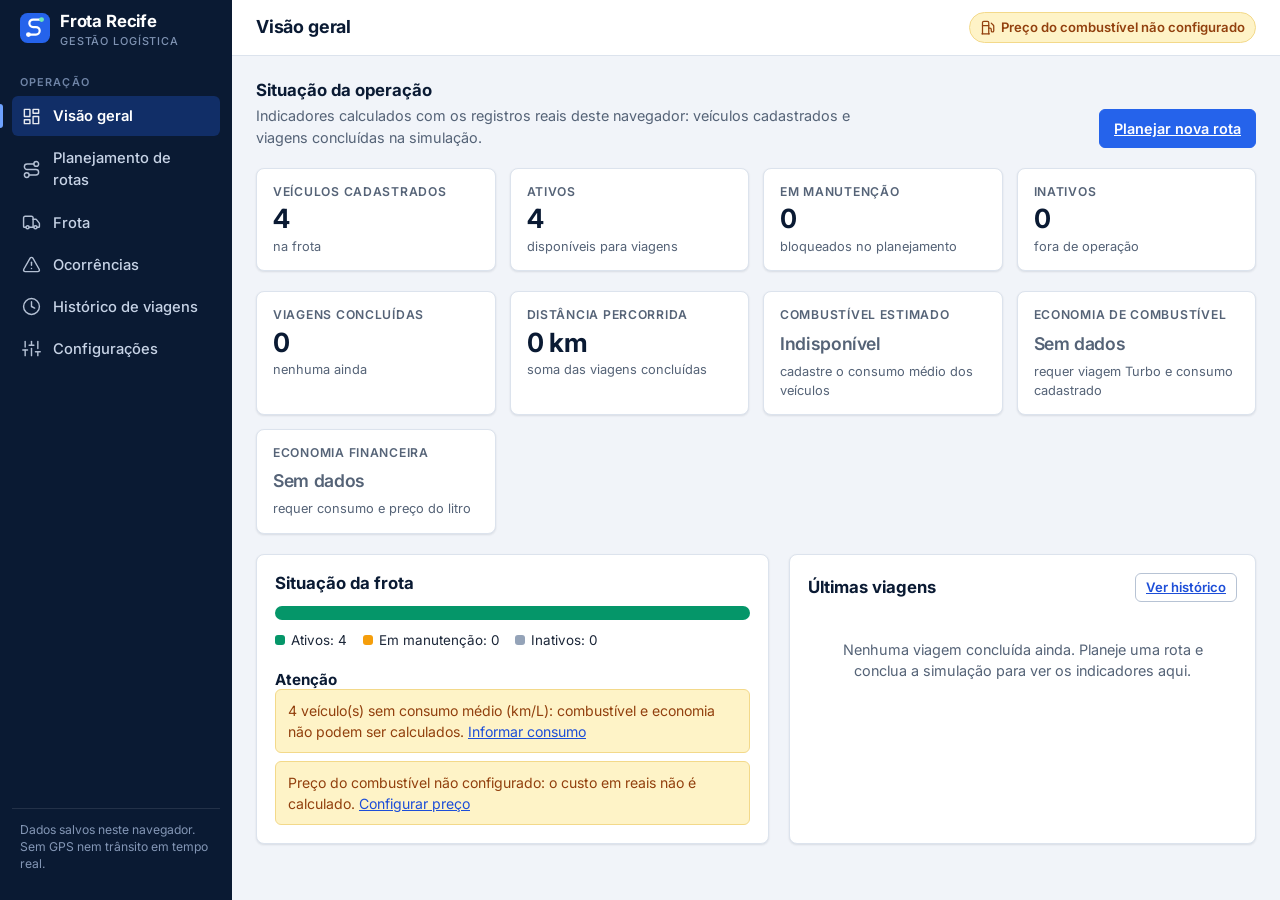
<file: index.html>
<!DOCTYPE html>
<html lang="pt-BR">
<head>
  <meta charset="UTF-8">
  <meta name="viewport" content="width=device-width, initial-scale=1">
  <title>Visão geral | Frota Recife</title>
  <link rel="preconnect" href="https://fonts.googleapis.com">
  <link rel="preconnect" href="https://fonts.gstatic.com" crossorigin>
  <link rel="stylesheet" href="https://fonts.googleapis.com/css2?family=Inter:wght@400;500;600;700&display=swap">
  <link rel="stylesheet" href="css/estilo.css">
</head>
<body data-pagina="visao-geral" data-titulo="Visão geral">

<div class="app">
  <aside class="nav-lateral" id="nav-lateral" aria-label="Navegação principal"></aside>
  <div class="fundo-nav" id="fundo-nav"></div>

  <div class="app-corpo">
    <header class="barra-topo" id="barra-topo"></header>

    <main class="conteudo">
      <div class="conteudo-interno">

        <div class="cabecalho-pagina">
          <div>
            <h2>Situação da operação</h2>
            <p>Indicadores calculados com os registros reais deste navegador: veículos cadastrados e viagens concluídas na simulação.</p>
          </div>
          <a class="botao" href="planejamento.html">Planejar nova rota</a>
        </div>

        <p id="mensagem-painel" class="mensagem" role="status" hidden></p>

        <section aria-labelledby="titulo-kpi-frota">
          <h2 class="so-leitor" id="titulo-kpi-frota">Indicadores da frota</h2>
          <div id="kpis-frota" class="grade-kpi"></div>
        </section>

        <section aria-labelledby="titulo-kpi-ops">
          <h2 class="so-leitor" id="titulo-kpi-ops">Indicadores de desempenho</h2>
          <div id="kpis-operacao" class="grade-kpi"></div>
        </section>

        <div class="grade-dupla">
          <section class="bloco" aria-labelledby="titulo-situacao">
            <h2 id="titulo-situacao">Situação da frota</h2>
            <div id="barra-frota" class="barra-frota" role="img" aria-label="Distribuição da frota por situação"></div>
            <div id="legenda-frota" class="legenda-frota"></div>
            <h3 style="margin-top:20px">Atenção</h3>
            <ul id="lista-alertas" class="lista-alertas"></ul>
          </section>

          <section class="bloco" aria-labelledby="titulo-ultimas">
            <div class="bloco-cabecalho">
              <h2 id="titulo-ultimas">Últimas viagens</h2>
              <a href="historico.html" class="botao botao-secundario botao-pequeno">Ver histórico</a>
            </div>
            <p id="vazio-viagens" class="estado-vazio" hidden>Nenhuma viagem concluída ainda. Planeje uma rota e conclua a simulação para ver os indicadores aqui.</p>
            <div id="tabela-viagens" class="tabela-rolagem" hidden>
              <table class="tabela">
                <caption class="so-leitor">Últimas viagens concluídas</caption>
                <thead><tr><th scope="col">Veículo</th><th scope="col">Data</th><th scope="col" class="numero">Entregas</th><th scope="col" class="numero">Distância</th><th scope="col" class="numero">Duração</th><th scope="col" class="numero">Combustível</th><th scope="col" class="numero">Economia</th></tr></thead>
                <tbody id="corpo-viagens"></tbody>
              </table>
            </div>
          </section>
        </div>
      </div>
    </main>
  </div>
</div>

  <script type="module" src="js/shell.js"></script>
  <script type="module" src="js/visao-geral.js"></script>
</body>
</html>
</file>
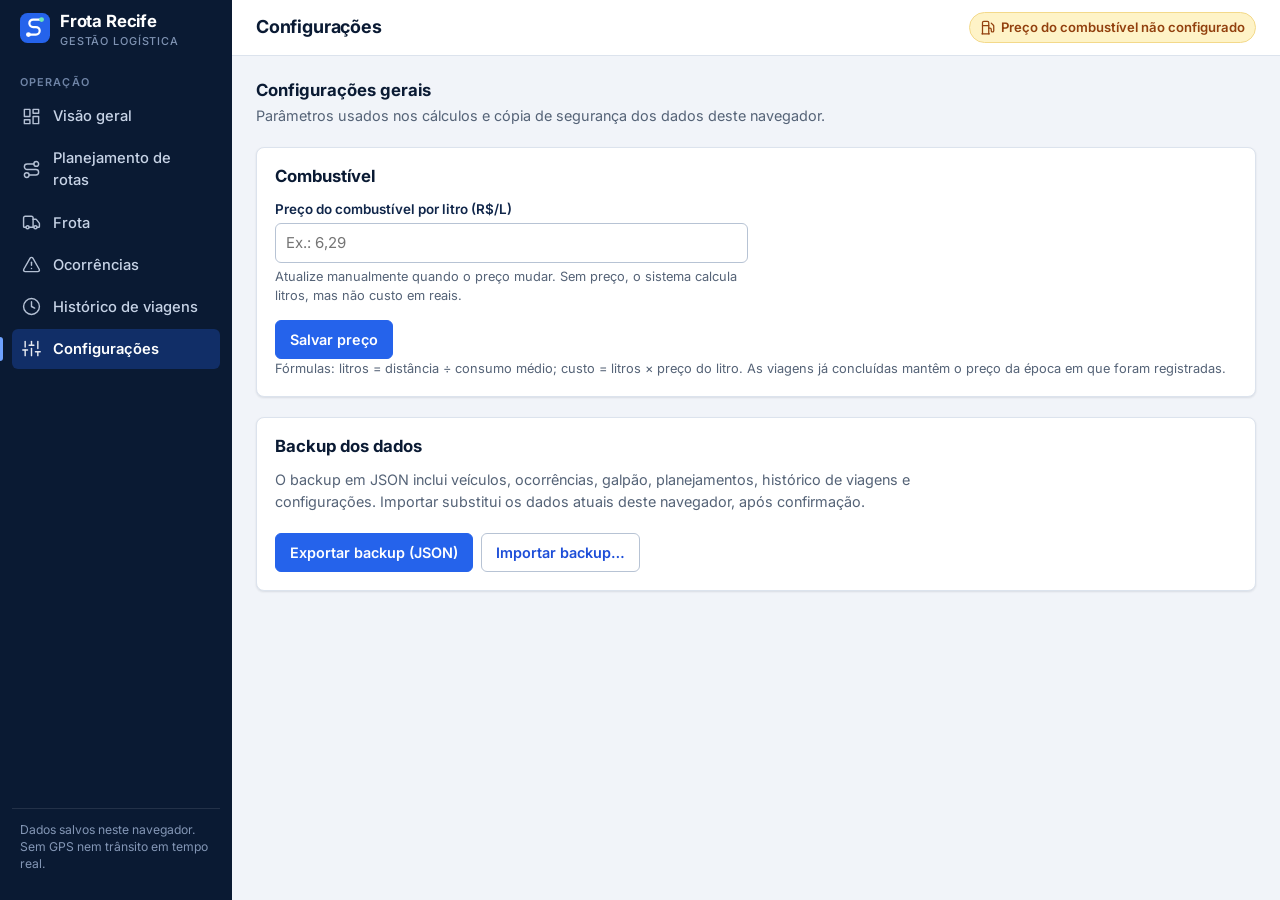
<file: configuracoes.html>
<!DOCTYPE html>
<html lang="pt-BR">
<head>
  <meta charset="UTF-8">
  <meta name="viewport" content="width=device-width, initial-scale=1">
  <title>Configurações | Frota Recife</title>
  <link rel="preconnect" href="https://fonts.googleapis.com">
  <link rel="preconnect" href="https://fonts.gstatic.com" crossorigin>
  <link rel="stylesheet" href="https://fonts.googleapis.com/css2?family=Inter:wght@400;500;600;700&display=swap">
  <link rel="stylesheet" href="css/estilo.css">
</head>
<body data-pagina="configuracoes" data-titulo="Configurações">

<div class="app">
  <aside class="nav-lateral" id="nav-lateral" aria-label="Navegação principal"></aside>
  <div class="fundo-nav" id="fundo-nav"></div>

  <div class="app-corpo">
    <header class="barra-topo" id="barra-topo"></header>

    <main class="conteudo">
      <div class="conteudo-interno">

        <div class="cabecalho-pagina">
          <div>
            <h2>Configurações gerais</h2>
            <p>Parâmetros usados nos cálculos e cópia de segurança dos dados deste navegador.</p>
          </div>
        </div>

        <section class="bloco" aria-labelledby="titulo-combustivel">
          <h2 id="titulo-combustivel">Combustível</h2>
          <form id="form-config" class="formulario" novalidate>
            <div class="campo">
              <label for="preco-combustivel">Preço do combustível por litro (R$/L)</label>
              <input id="preco-combustivel" type="text" inputmode="decimal" placeholder="Ex.: 6,29" autocomplete="off" aria-describedby="ajuda-preco">
              <span id="ajuda-preco" class="ajuda">Atualize manualmente quando o preço mudar. Sem preço, o sistema calcula litros, mas não custo em reais.</span>
            </div>
            <div class="formulario-rodape">
              <p id="mensagem-config" class="mensagem" role="status" hidden></p>
              <div class="controles">
                <button id="btn-salvar-config" class="botao" type="submit">Salvar preço</button>
              </div>
            </div>
          </form>
          <p class="ajuda">Fórmulas: litros = distância ÷ consumo médio; custo = litros × preço do litro. As viagens já concluídas mantêm o preço da época em que foram registradas.</p>
        </section>

        <section class="bloco" aria-labelledby="titulo-backup">
          <h2 id="titulo-backup">Backup dos dados</h2>
          <p class="nota">O backup em JSON inclui veículos, ocorrências, galpão, planejamentos, histórico de viagens e configurações. Importar substitui os dados atuais deste navegador, após confirmação.</p>
          <p id="mensagem-backup" class="mensagem" role="status" hidden></p>
          <div class="controles">
            <button id="btn-exportar-backup" class="botao" type="button">Exportar backup (JSON)</button>
            <label class="botao botao-secundario" for="arquivo-backup" id="rotulo-arquivo" tabindex="0" role="button">Importar backup…</label>
            <input id="arquivo-backup" type="file" accept="application/json,.json" class="so-leitor">
          </div>
        </section>
      </div>
    </main>
  </div>
</div>

  <script type="module" src="js/shell.js"></script>
  <script type="module" src="js/configuracoes-pagina.js"></script>
</body>
</html>
</file>
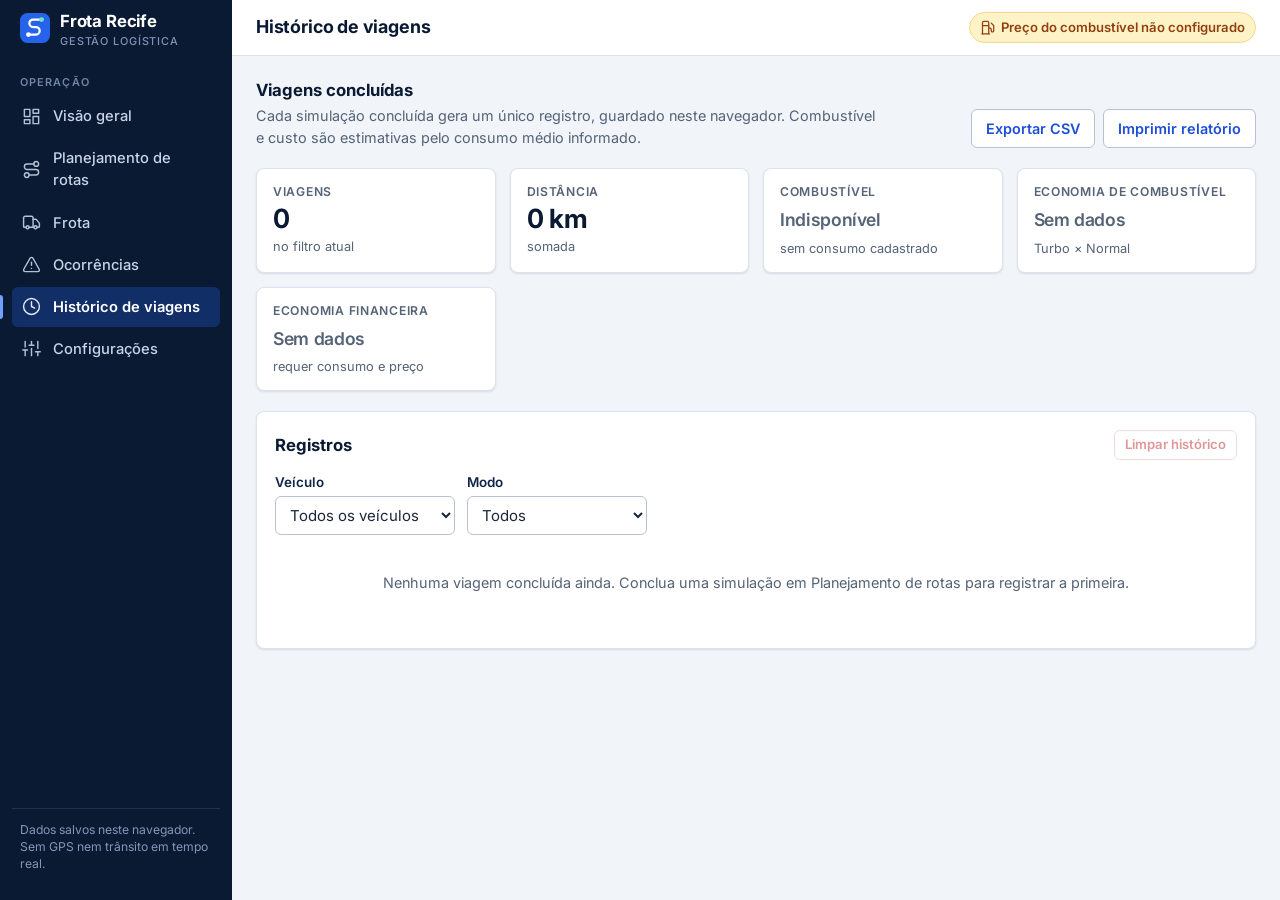
<file: historico.html>
<!DOCTYPE html>
<html lang="pt-BR">
<head>
  <meta charset="UTF-8">
  <meta name="viewport" content="width=device-width, initial-scale=1">
  <title>Histórico de viagens | Frota Recife</title>
  <link rel="preconnect" href="https://fonts.googleapis.com">
  <link rel="preconnect" href="https://fonts.gstatic.com" crossorigin>
  <link rel="stylesheet" href="https://fonts.googleapis.com/css2?family=Inter:wght@400;500;600;700&display=swap">
  <link rel="stylesheet" href="css/estilo.css">
</head>
<body data-pagina="historico" data-titulo="Histórico de viagens">

<div class="app">
  <aside class="nav-lateral" id="nav-lateral" aria-label="Navegação principal"></aside>
  <div class="fundo-nav" id="fundo-nav"></div>

  <div class="app-corpo">
    <header class="barra-topo" id="barra-topo"></header>

    <main class="conteudo">
      <div class="conteudo-interno">

        <div class="cabecalho-pagina">
          <div>
            <h2>Viagens concluídas</h2>
            <p>Cada simulação concluída gera um único registro, guardado neste navegador. Combustível e custo são estimativas pelo consumo médio informado.</p>
          </div>
          <div class="controles">
            <button id="btn-exportar-viagens" class="botao botao-secundario" type="button">Exportar CSV</button>
            <button id="btn-imprimir" class="botao botao-secundario" type="button">Imprimir relatório</button>
          </div>
        </div>

        <div id="kpis-historico" class="grade-kpi"></div>
        <p id="mensagem-historico" class="mensagem" role="status" hidden></p>

        <section class="bloco" aria-labelledby="titulo-lista-viagens">
          <div class="bloco-cabecalho">
            <h2 id="titulo-lista-viagens">Registros</h2>
            <button id="btn-limpar-historico" class="botao botao-perigo botao-pequeno" type="button">Limpar histórico</button>
          </div>
          <div class="barra-filtros">
            <div class="campo">
              <label for="filtro-veiculo-h">Veículo</label>
              <select id="filtro-veiculo-h"></select>
            </div>
            <div class="campo">
              <label for="filtro-modo">Modo</label>
              <select id="filtro-modo">
                <option value="">Todos</option>
                <option value="normal">Normal</option>
                <option value="turbo">Turbo</option>
              </select>
            </div>
          </div>
          <p id="vazio-historico" class="estado-vazio" hidden></p>
          <div id="tabela-historico" class="tabela-rolagem" hidden>
            <table class="tabela">
              <caption class="so-leitor">Histórico de viagens concluídas</caption>
              <thead><tr>
                <th scope="col">Data e hora</th><th scope="col">Veículo</th><th scope="col">Modo</th>
                <th scope="col" class="numero">Entregas</th><th scope="col" class="numero">Distância</th><th scope="col" class="numero">Duração</th>
                <th scope="col" class="numero">Combustível</th><th scope="col" class="numero">Economia</th><th scope="col">Ações</th>
              </tr></thead>
              <tbody id="corpo-historico"></tbody>
            </table>
          </div>
        </section>
      </div>
    </main>
  </div>
</div>

<dialog id="dialogo-viagem" aria-labelledby="titulo-dialogo">
  <div class="dialogo-cabecalho"><h2 id="titulo-dialogo">Detalhes da viagem</h2><button id="fechar-dialogo" class="botao botao-secundario botao-pequeno" type="button" aria-label="Fechar">Fechar</button></div>
  <div class="dialogo-corpo" id="corpo-dialogo"></div>
</dialog>
<div id="relatorio-impressao" aria-hidden="true"></div>
  <script type="module" src="js/shell.js"></script>
  <script type="module" src="js/historico-pagina.js"></script>
</body>
</html>
</file>
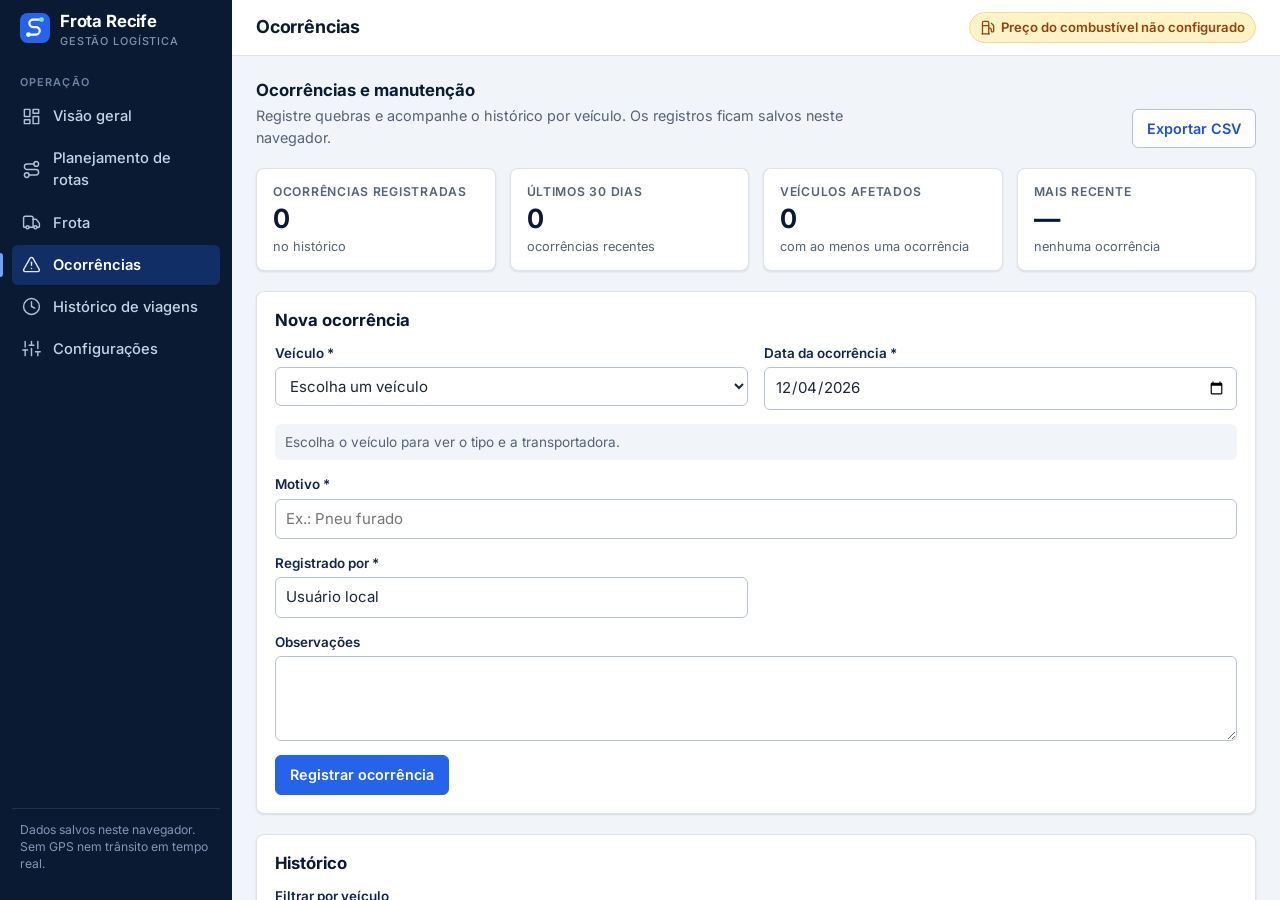
<file: quebras.html>
<!DOCTYPE html>
<html lang="pt-BR">
<head>
  <meta charset="UTF-8">
  <meta name="viewport" content="width=device-width, initial-scale=1">
  <title>Ocorrências | Frota Recife</title>
  <link rel="preconnect" href="https://fonts.googleapis.com">
  <link rel="preconnect" href="https://fonts.gstatic.com" crossorigin>
  <link rel="stylesheet" href="https://fonts.googleapis.com/css2?family=Inter:wght@400;500;600;700&display=swap">
  <link rel="stylesheet" href="css/estilo.css">
</head>
<body data-pagina="ocorrencias" data-titulo="Ocorrências">

<div class="app">
  <aside class="nav-lateral" id="nav-lateral" aria-label="Navegação principal"></aside>
  <div class="fundo-nav" id="fundo-nav"></div>

  <div class="app-corpo">
    <header class="barra-topo" id="barra-topo"></header>

    <main class="conteudo">
      <div class="conteudo-interno">

        <div class="cabecalho-pagina">
          <div>
            <h2>Ocorrências e manutenção</h2>
            <p>Registre quebras e acompanhe o histórico por veículo. Os registros ficam salvos neste navegador.</p>
          </div>
          <button id="btn-exportar-quebras" class="botao botao-secundario" type="button">Exportar CSV</button>
        </div>

        <div id="kpis-quebras" class="grade-kpi"></div>

        <section class="bloco" aria-labelledby="titulo-formulario">
          <h2 id="titulo-formulario">Nova ocorrência</h2>

          <p id="sem-veiculos" class="mensagem mensagem-info" hidden>
            Nenhum veículo cadastrado. <a href="veiculos.html">Cadastre um veículo</a> antes de registrar uma quebra.
          </p>

          <form id="form-quebra" class="formulario" novalidate>
            <input type="hidden" id="campo-id">

            <div class="campo">
              <label for="veiculo">Veículo *</label>
              <select id="veiculo" name="veiculo" required></select>
            </div>

            <div class="campo">
              <label for="data">Data da ocorrência *</label>
              <input id="data" name="data" type="date" required>
            </div>

            <p id="info-veiculo" class="info-veiculo"></p>

            <div class="campo campo-largo">
              <label for="motivo">Motivo *</label>
              <input id="motivo" name="motivo" type="text" maxlength="120" placeholder="Ex.: Pneu furado" required>
            </div>

            <div class="campo">
              <label for="registrado-por">Registrado por *</label>
              <input id="registrado-por" name="registrado-por" type="text" maxlength="60" required>
            </div>

            <div class="campo campo-largo">
              <label for="observacoes">Observações</label>
              <textarea id="observacoes" name="observacoes" rows="3" maxlength="500"></textarea>
            </div>

            <div class="formulario-rodape">
              <p id="mensagem-form" class="mensagem" role="status" hidden></p>
              <div class="controles">
                <button id="btn-salvar" class="botao" type="submit">Registrar ocorrência</button>
                <button id="btn-cancelar" class="botao botao-secundario" type="button" hidden>Cancelar edição</button>
              </div>
            </div>
          </form>
        </section>

        <section class="bloco" aria-labelledby="titulo-historico">
          <h2 id="titulo-historico">Histórico</h2>

          <div class="campo filtro">
            <label for="filtro-veiculo">Filtrar por veículo</label>
            <select id="filtro-veiculo"></select>
          </div>

          <p id="mensagem-lista" class="mensagem" role="status" hidden></p>
          <p id="vazio-quebras" class="estado-vazio" hidden></p>

          <div id="tabela-rolagem" class="tabela-rolagem" hidden>
            <table class="tabela">
              <caption class="so-leitor">Histórico de quebras</caption>
              <thead>
                <tr>
                  <th scope="col">Data</th>
                  <th scope="col">Veículo</th>
                  <th scope="col">Motivo</th>
                  <th scope="col">Registrado por</th>
                  <th scope="col">Observações</th>
                  <th scope="col">Ações</th>
                </tr>
              </thead>
              <tbody id="corpo-quebras"></tbody>
            </table>
          </div>
        </section>
      </div>
    </main>
  </div>
</div>

  <script type="module" src="js/shell.js"></script>
  <script type="module" src="js/quebras.js"></script>
</body>
</html>
</file>
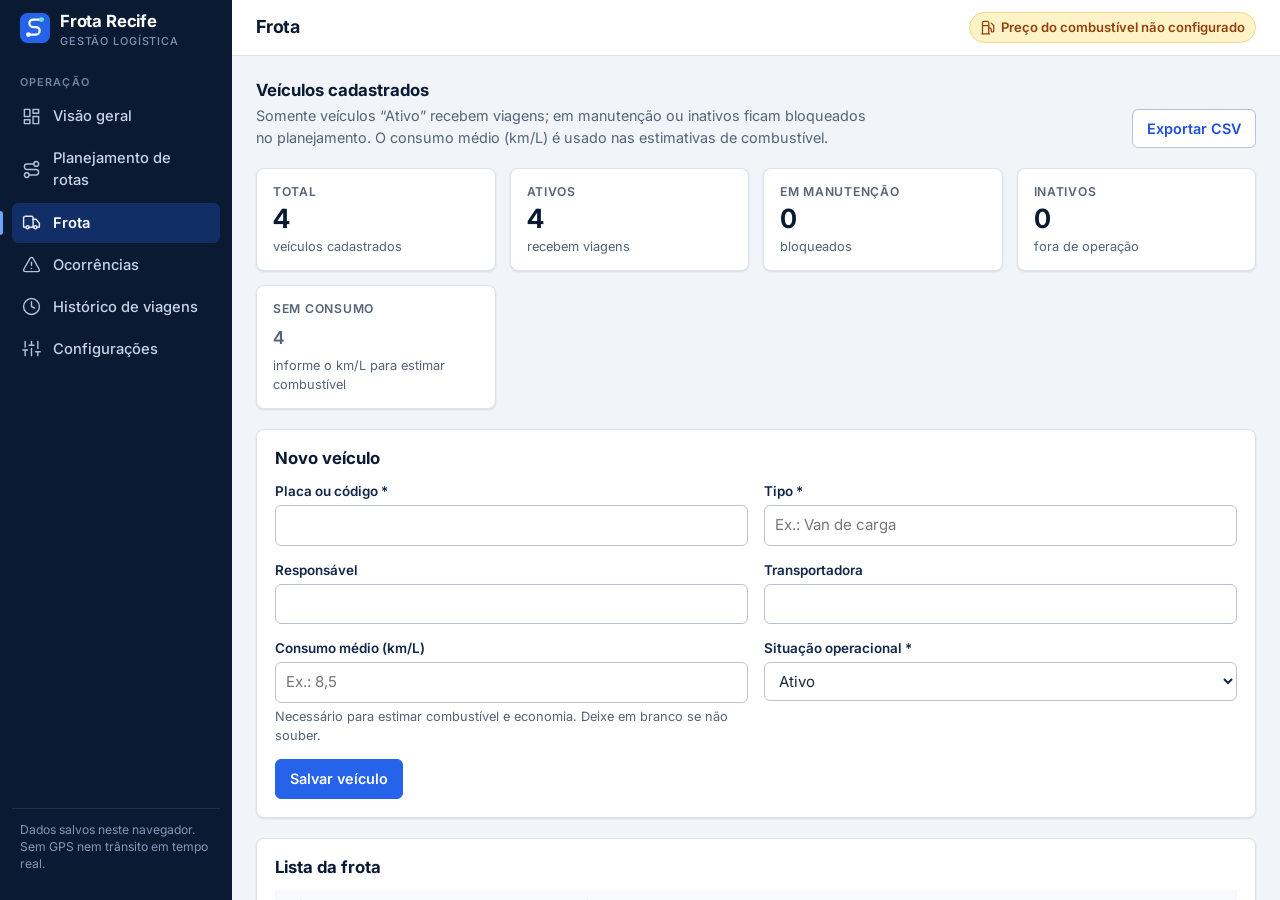
<file: veiculos.html>
<!DOCTYPE html>
<html lang="pt-BR">
<head>
  <meta charset="UTF-8">
  <meta name="viewport" content="width=device-width, initial-scale=1">
  <title>Frota | Frota Recife</title>
  <link rel="preconnect" href="https://fonts.googleapis.com">
  <link rel="preconnect" href="https://fonts.gstatic.com" crossorigin>
  <link rel="stylesheet" href="https://fonts.googleapis.com/css2?family=Inter:wght@400;500;600;700&display=swap">
  <link rel="stylesheet" href="css/estilo.css">
</head>
<body data-pagina="frota" data-titulo="Frota">

<div class="app">
  <aside class="nav-lateral" id="nav-lateral" aria-label="Navegação principal"></aside>
  <div class="fundo-nav" id="fundo-nav"></div>

  <div class="app-corpo">
    <header class="barra-topo" id="barra-topo"></header>

    <main class="conteudo">
      <div class="conteudo-interno">

        <div class="cabecalho-pagina">
          <div>
            <h2>Veículos cadastrados</h2>
            <p>Somente veículos “Ativo” recebem viagens; em manutenção ou inativos ficam bloqueados no planejamento. O consumo médio (km/L) é usado nas estimativas de combustível.</p>
          </div>
          <button id="btn-exportar-veiculos" class="botao botao-secundario" type="button">Exportar CSV</button>
        </div>

        <div id="kpis-frota" class="grade-kpi"></div>

        <section id="bloco-formulario" class="bloco" aria-labelledby="titulo-formulario">
          <h2 id="titulo-formulario">Novo veículo</h2>

          <form id="form-veiculo" class="formulario" novalidate>
            <input type="hidden" id="campo-id">

            <div class="campo">
              <label for="codigo">Placa ou código *</label>
              <input id="codigo" name="codigo" type="text" maxlength="20" required>
            </div>

            <div class="campo">
              <label for="tipo">Tipo *</label>
              <input id="tipo" name="tipo" type="text" maxlength="40" placeholder="Ex.: Van de carga" required>
            </div>

            <div class="campo">
              <label for="responsavel">Responsável</label>
              <input id="responsavel" name="responsavel" type="text" maxlength="60">
            </div>

            <div class="campo">
              <label for="transportadora">Transportadora</label>
              <input id="transportadora" name="transportadora" type="text" maxlength="60">
            </div>

            <div class="campo">
              <label for="consumo">Consumo médio (km/L)</label>
              <input id="consumo" name="consumo" type="text" inputmode="decimal" placeholder="Ex.: 8,5" autocomplete="off" aria-describedby="ajuda-consumo">
              <span id="ajuda-consumo" class="ajuda">Necessário para estimar combustível e economia. Deixe em branco se não souber.</span>
            </div>

            <div class="campo">
              <label for="situacao">Situação operacional *</label>
              <select id="situacao" name="situacao"></select>
            </div>

            <div class="formulario-rodape">
              <p id="mensagem-form" class="mensagem" role="status" hidden></p>
              <div class="controles">
                <button id="btn-salvar" class="botao" type="submit">Salvar veículo</button>
                <button id="btn-cancelar" class="botao botao-secundario" type="button" hidden>Cancelar edição</button>
              </div>
            </div>
          </form>
        </section>

        <section class="bloco" aria-labelledby="titulo-lista">
          <h2 id="titulo-lista">Lista da frota</h2>
          <p id="mensagem-lista" class="mensagem" role="status" hidden></p>
          <p id="vazio-veiculos" class="estado-vazio" hidden>Nenhum veículo cadastrado. Use o formulário acima para cadastrar o primeiro.</p>

          <div id="tabela-rolagem" class="tabela-rolagem" hidden>
            <table class="tabela">
              <caption class="so-leitor">Lista de veículos cadastrados</caption>
              <thead>
                <tr>
                  <th scope="col">Código</th>
                  <th scope="col">Tipo</th>
                  <th scope="col">Responsável</th>
                  <th scope="col">Transportadora</th>
                  <th scope="col">Consumo</th>
                  <th scope="col">Situação</th>
                  <th scope="col">Ações</th>
                </tr>
              </thead>
              <tbody id="corpo-veiculos"></tbody>
            </table>
          </div>
        </section>
      </div>
    </main>
  </div>
</div>

  <script type="module" src="js/shell.js"></script>
  <script type="module" src="js/veiculos.js"></script>
</body>
</html>
</file>
<file: css/estilo.css>
/* =====================================================================
   Frota Recife — identidade visual
   Marinho (navegação) · Azul (ação) · Esmeralda (economia/Turbo) · Âmbar/Vermelho (alertas)
   ===================================================================== */
:root {
  --marinho-950: #07142A;
  --marinho-900: #0A1A33;
  --marinho-800: #10264A;
  --marinho-700: #1A3763;
  --azul: #2563EB;
  --azul-escuro: #1D4ED8;
  --azul-claro: #E7EFFE;
  --verde: #047857;
  --verde-vivo: #059669;
  --verde-claro: #E3F5EC;
  --ambar: #92400E;
  --ambar-vivo: #F59E0B;
  --ambar-claro: #FEF3C7;
  --vermelho: #B91C1C;
  --vermelho-claro: #FDE8E8;
  --fundo: #F1F4F9;
  --branco: #FFFFFF;
  --linha: #DCE3ED;
  --linha-forte: #B7C3D4;
  --tinta: #1B2638;
  --tinta-suave: #556377;
  --cor-normal: #475569;   /* rota Normal */
  --cor-turbo: #059669;    /* rota Turbo */
  --cor-percorrido: #2563EB;

  --largura-nav: 232px;
  --altura-topo: 56px;
  --largura-painel: 420px;
  --raio: 8px;
  --raio-pequeno: 6px;
  --sombra: 0 1px 2px rgba(10, 26, 51, 0.06), 0 1px 3px rgba(10, 26, 51, 0.05);
  --sombra-media: 0 4px 14px rgba(10, 26, 51, 0.12);
  --fonte: "Inter", system-ui, -apple-system, "Segoe UI", Roboto, Arial, sans-serif;

  /* Compatibilidade com nomes antigos */
  --rio: var(--azul);
  --rio-escuro: var(--azul-escuro);
  --mare: var(--azul-claro);
  --ambar-claro-borda: #F3D98A;
}

* { box-sizing: border-box; }
html, body { height: 100%; margin: 0; }
body {
  font-family: var(--fonte);
  font-size: 15px;
  line-height: 1.5;
  color: var(--tinta);
  background: var(--fundo);
  -webkit-font-smoothing: antialiased;
}
h1, h2, h3, h4 { margin: 0; line-height: 1.25; color: var(--marinho-900); }
h1 { font-size: 1.45rem; letter-spacing: -0.01em; }
h2 { font-size: 1.05rem; }
h3 { font-size: 0.95rem; }
a { color: var(--azul-escuro); }
.num, .kpi-valor, td.numero, .tabela-comparacao td { font-variant-numeric: tabular-nums; }

a:focus-visible, button:focus-visible, input:focus-visible, select:focus-visible,
textarea:focus-visible, summary:focus-visible, dialog:focus-visible {
  outline: 3px solid var(--ambar-vivo);
  outline-offset: 2px;
}
[hidden] { display: none !important; }

.so-leitor {
  position: absolute; width: 1px; height: 1px; overflow: hidden;
  clip: rect(0 0 0 0); white-space: nowrap;
}

/* ===== Estrutura: navegação lateral + corpo ===== */
.app { display: flex; height: 100%; }

.nav-lateral {
  width: var(--largura-nav);
  flex: none;
  display: flex;
  flex-direction: column;
  background: var(--marinho-900);
  color: #C7D3E6;
  padding: 0 12px 16px;
  z-index: 40;
}
.marca {
  display: flex; align-items: center; gap: 10px;
  height: var(--altura-topo);
  padding: 0 8px;
  color: var(--branco);
  text-decoration: none;
  font-weight: 700;
  font-size: 1.05rem;
  letter-spacing: -0.01em;
}
.marca-simbolo { width: 30px; height: 30px; flex: none; }
.marca small { display: block; font-weight: 500; font-size: 0.68rem; letter-spacing: 0.08em; text-transform: uppercase; color: #7F93B3; line-height: 1; margin-top: 2px; }
.nav-titulo { margin: 18px 8px 6px; font-size: 0.68rem; letter-spacing: 0.1em; text-transform: uppercase; color: #6F84A6; font-weight: 600; }
.menu { display: flex; flex-direction: column; gap: 2px; }
.menu a {
  position: relative;
  display: flex; align-items: center; gap: 12px;
  padding: 9px 10px;
  color: #C7D3E6;
  text-decoration: none;
  border-radius: var(--raio-pequeno);
  font-weight: 500;
  font-size: 0.92rem;
  transition: background 0.15s, color 0.15s;
}
.menu a svg { width: 19px; height: 19px; flex: none; stroke: currentColor; fill: none; stroke-width: 1.8; stroke-linecap: round; stroke-linejoin: round; opacity: 0.9; }
.menu a:hover { background: rgba(255, 255, 255, 0.07); color: var(--branco); }
.menu a[aria-current="page"] { background: rgba(37, 99, 235, 0.28); color: var(--branco); font-weight: 600; }
.menu a[aria-current="page"]::before { content: ""; position: absolute; left: -12px; top: 8px; bottom: 8px; width: 3px; border-radius: 0 3px 3px 0; background: #6EA2FF; }
.nav-rodape { margin-top: auto; padding: 12px 8px 0; border-top: 1px solid rgba(255,255,255,0.1); font-size: 0.76rem; color: #8396B5; line-height: 1.4; }

.app-corpo { flex: 1; min-width: 0; display: flex; flex-direction: column; min-height: 0; }

.barra-topo {
  flex: none;
  height: var(--altura-topo);
  display: flex; align-items: center; gap: 14px;
  padding: 0 24px;
  background: var(--branco);
  border-bottom: 1px solid var(--linha);
}
.barra-topo h1 { font-size: 1.12rem; }
.barra-topo .topo-espaco { flex: 1; }
.barra-topo .botao-menu { display: none; }
.chip-preco {
  display: inline-flex; align-items: center; gap: 6px;
  padding: 5px 10px; border-radius: 999px;
  background: var(--fundo); border: 1px solid var(--linha);
  color: var(--tinta); font-size: 0.82rem; font-weight: 600; text-decoration: none;
}
.chip-preco svg { width: 15px; height: 15px; stroke: currentColor; fill: none; stroke-width: 2; stroke-linecap: round; stroke-linejoin: round; }
.chip-preco.alerta { background: var(--ambar-claro); border-color: var(--ambar-claro-borda); color: var(--ambar); }
.fundo-nav { display: none; }

.conteudo { position: relative; flex: 1; overflow-y: auto; padding: 24px; }
.conteudo-interno { max-width: 1120px; margin: 0 auto; }
.cabecalho-pagina { display: flex; align-items: flex-end; justify-content: space-between; gap: 16px; flex-wrap: wrap; margin-bottom: 20px; }
.cabecalho-pagina p { margin: 4px 0 0; color: var(--tinta-suave); font-size: 0.9rem; max-width: 70ch; }
.nota { margin: 0 0 20px; color: var(--tinta-suave); font-size: 0.9rem; max-width: 72ch; }

/* ===== Botões ===== */
.botao {
  display: inline-flex; align-items: center; justify-content: center; gap: 8px;
  font: inherit; font-weight: 600; font-size: 0.9rem;
  padding: 8px 14px;
  border: 1px solid var(--azul);
  border-radius: var(--raio-pequeno);
  background: var(--azul);
  color: var(--branco);
  cursor: pointer;
  transition: background 0.15s, border-color 0.15s, box-shadow 0.15s, transform 0.05s;
}
.botao svg { width: 16px; height: 16px; stroke: currentColor; fill: none; stroke-width: 2; stroke-linecap: round; stroke-linejoin: round; flex: none; }
.botao:hover:not(:disabled) { background: var(--azul-escuro); border-color: var(--azul-escuro); }
.botao:active:not(:disabled) { transform: translateY(1px); }
.botao-secundario { background: var(--branco); color: var(--azul-escuro); border-color: var(--linha-forte); }
.botao-secundario:hover:not(:disabled) { background: var(--azul-claro); border-color: var(--azul); }
.botao-perigo { background: var(--branco); color: var(--vermelho); border-color: #E7B1B1; }
.botao-perigo:hover:not(:disabled) { background: var(--vermelho-claro); border-color: var(--vermelho); }
.botao-turbo { background: var(--verde-vivo); border-color: var(--verde-vivo); }
.botao-turbo:hover:not(:disabled) { background: var(--verde); border-color: var(--verde); }
.botao-pequeno { padding: 4px 10px; font-size: 0.82rem; }
.botao-largo { width: 100%; padding: 11px 14px; font-size: 0.95rem; }
.botao:disabled { opacity: 0.45; cursor: not-allowed; }
.botao[aria-busy="true"] { position: relative; color: transparent !important; pointer-events: none; }
.botao[aria-busy="true"]::after {
  content: ""; position: absolute; width: 16px; height: 16px; border-radius: 50%;
  border: 2px solid rgba(255,255,255,0.4); border-top-color: #fff; animation: girar 0.7s linear infinite;
}
@keyframes girar { to { transform: rotate(360deg); } }

/* ===== Formulários ===== */
.campo { display: flex; flex-direction: column; gap: 4px; margin-bottom: 14px; }
.campo label, .rotulo { font-weight: 600; font-size: 0.84rem; color: var(--marinho-800); }
.campo input, .campo select, .campo textarea, .entrada {
  font: inherit; padding: 8px 10px;
  border: 1px solid var(--linha-forte);
  border-radius: var(--raio-pequeno);
  background: var(--branco); color: var(--tinta);
}
.campo input:read-only { background: var(--fundo); color: var(--tinta-suave); }
.campo input:disabled { background: var(--fundo); }
.campo .ajuda, .ajuda { font-size: 0.8rem; color: var(--tinta-suave); margin: 0; }
.formulario { display: grid; grid-template-columns: repeat(2, 1fr); gap: 0 16px; }
.formulario .campo-largo, .formulario .formulario-rodape, .formulario .info-veiculo { grid-column: 1 / -1; }
.formulario-rodape .mensagem { margin: 0 0 10px; }
.info-veiculo { margin: 0 0 14px; padding: 8px 10px; background: var(--fundo); border-radius: var(--raio-pequeno); font-size: 0.85rem; color: var(--tinta-suave); }
.filtro { max-width: 280px; }
.controles { display: flex; gap: 8px; flex-wrap: wrap; }
.barra-filtros { display: flex; gap: 12px; flex-wrap: wrap; align-items: flex-end; margin-bottom: 12px; }
.barra-filtros .campo { margin-bottom: 0; min-width: 180px; }

/* ===== Mensagens ===== */
.mensagem { padding: 10px 12px; border-radius: var(--raio-pequeno); font-size: 0.88rem; border: 1px solid transparent; }
.mensagem-erro { background: var(--vermelho-claro); color: var(--vermelho); border-color: #F2BDBD; }
.mensagem-ok { background: var(--verde-claro); color: var(--verde); border-color: #B3E1CB; }
.mensagem-info { background: var(--azul-claro); color: var(--marinho-700); border-color: #BCD1F8; }
.mensagem-aviso { background: var(--ambar-claro); color: var(--ambar); border-color: var(--ambar-claro-borda); }
.estado-vazio { padding: 22px 12px; text-align: center; color: var(--tinta-suave); font-size: 0.9rem; }

/* ===== Etiquetas (texto + forma, nunca só cor) ===== */
.etiqueta { display: inline-flex; align-items: center; gap: 5px; padding: 2px 9px; border-radius: 999px; font-size: 0.76rem; font-weight: 600; white-space: nowrap; }
.etiqueta-movimento { background: var(--verde-claro); color: var(--verde); }
.etiqueta-parado { background: var(--ambar-claro); color: var(--ambar); }
.etiqueta-destino { background: var(--azul-claro); color: var(--azul-escuro); }
.etiqueta-erro { background: var(--vermelho-claro); color: var(--vermelho); }
.etiqueta-neutro { background: #E8ECF2; color: var(--tinta-suave); }
.etiqueta-turbo { background: var(--verde-claro); color: var(--verde); }
.etiqueta-normal { background: #E8ECF2; color: var(--cor-normal); }

/* ===== Blocos e tabelas ===== */
.bloco { margin-bottom: 20px; padding: 18px; background: var(--branco); border: 1px solid var(--linha); border-radius: var(--raio); box-shadow: var(--sombra); }
.bloco h2 { margin-bottom: 12px; }
.bloco-cabecalho { display: flex; align-items: center; justify-content: space-between; gap: 12px; flex-wrap: wrap; margin-bottom: 12px; }
.bloco-cabecalho h2 { margin: 0; }
.tabela-rolagem { overflow-x: auto; }
.tabela { width: 100%; border-collapse: collapse; font-size: 0.88rem; }
.tabela th, .tabela td { padding: 9px 10px; text-align: left; vertical-align: top; border-bottom: 1px solid var(--linha); }
.tabela thead th { font-size: 0.74rem; text-transform: uppercase; letter-spacing: 0.05em; color: var(--tinta-suave); white-space: nowrap; background: #F7F9FC; }
.tabela tbody tr:hover { background: #F9FBFE; }
.tabela td.acoes { white-space: nowrap; }
.tabela td.acoes .botao + .botao { margin-left: 6px; }
.tabela td.numero, .tabela th.numero { text-align: right; }

/* ===== Indicadores (KPIs) ===== */
.grade-kpi { display: grid; grid-template-columns: repeat(auto-fit, minmax(210px, 1fr)); gap: 14px; margin-bottom: 20px; }
.kpi { background: var(--branco); border: 1px solid var(--linha); border-radius: var(--raio); padding: 14px 16px; box-shadow: var(--sombra); display: flex; flex-direction: column; gap: 2px; }
.kpi-titulo { font-size: 0.76rem; text-transform: uppercase; letter-spacing: 0.06em; color: var(--tinta-suave); font-weight: 600; }
.kpi-valor { font-size: 1.65rem; font-weight: 700; color: var(--marinho-900); letter-spacing: -0.02em; line-height: 1.2; }
.kpi-detalhe { font-size: 0.8rem; color: var(--tinta-suave); }
.kpi.economia { border-color: #A8DEC4; background: linear-gradient(0deg, #fff, #F3FBF7); }
.kpi.economia .kpi-valor { color: var(--verde); }
.kpi.indisponivel .kpi-valor { color: var(--tinta-suave); font-size: 1.1rem; font-weight: 600; padding: 6px 0; }

.barra-frota { display: flex; height: 14px; border-radius: 7px; overflow: hidden; background: #E8ECF2; margin: 8px 0 10px; }
.barra-frota span { display: block; height: 100%; }
.barra-frota .seg-ativo { background: var(--verde-vivo); }
.barra-frota .seg-manutencao { background: var(--ambar-vivo); }
.barra-frota .seg-inativo { background: #94A3B8; }
.legenda-frota { display: flex; gap: 16px; flex-wrap: wrap; font-size: 0.84rem; }
.legenda-frota span::before { content: ""; display: inline-block; width: 10px; height: 10px; border-radius: 3px; margin-right: 6px; background: var(--c); }
.grade-dupla { display: grid; grid-template-columns: 1.1fr 1fr; gap: 20px; }
.lista-alertas { list-style: none; margin: 0; padding: 0; display: flex; flex-direction: column; gap: 8px; }

/* ===== Planejamento: painel + mapa ===== */
.principal { flex: 1; min-height: 0; display: grid; grid-template-columns: var(--largura-painel) minmax(0, 1fr); grid-template-rows: minmax(0, 1fr); }
.painel { position: relative; overflow-y: auto; padding: 0 18px 24px; background: var(--branco); border-right: 1px solid var(--linha); }
.painel section { scroll-margin-top: 64px; padding: 16px 0; border-bottom: 1px solid var(--linha); }
.painel section:last-child { border-bottom: none; }
.painel h2 { display: flex; align-items: center; gap: 10px; margin-bottom: 10px; }
.painel p { margin-top: 0; }
.painel h3 { margin-bottom: 8px; }
.painel h4 { margin: 0 0 8px; font-size: 0.95rem; }
.painel .controles { margin-bottom: 10px; }
.num-etapa { display: inline-flex; align-items: center; justify-content: center; width: 22px; height: 22px; border-radius: 50%; background: var(--marinho-800); color: #fff; font-size: 0.74rem; font-weight: 700; flex: none; }

.etapas { position: sticky; top: 0; z-index: 5; display: grid; grid-template-columns: repeat(4, 1fr); gap: 6px; padding: 12px 0; margin: 0; list-style: none; background: var(--branco); border-bottom: 1px solid var(--linha); }
.etapas li a { display: flex; flex-direction: column; gap: 5px; text-decoration: none; color: var(--tinta-suave); font-size: 0.74rem; font-weight: 600; }
.etapas li a::before { content: ""; height: 4px; border-radius: 2px; background: #D5DDE9; }
.etapas li.feita a { color: var(--verde); }
.etapas li.feita a::before { background: var(--verde-vivo); }
.etapas li.atual a { color: var(--azul-escuro); }
.etapas li.atual a::before { background: var(--azul); }

.area-mapa { position: relative; background: #DDE6F0; min-height: 0; overflow: hidden; }
#mapa { position: absolute; inset: 0; }
.mapa-escolhendo-local { cursor: crosshair; }
.mapa-escolhendo-local .leaflet-interactive { cursor: crosshair; }

.sobre-mapa { position: absolute; z-index: 500; }
.alternador-rota { top: 12px; right: 12px; background: var(--branco); border-radius: var(--raio); box-shadow: var(--sombra-media); padding: 4px; display: flex; gap: 4px; }
.alternador-rota button { font: inherit; font-size: 0.84rem; font-weight: 600; border: 0; background: transparent; color: var(--tinta-suave); padding: 6px 12px; border-radius: var(--raio-pequeno); cursor: pointer; display: inline-flex; align-items: center; gap: 7px; }
.alternador-rota button::before { content: ""; width: 18px; height: 4px; border-radius: 2px; background: var(--c); }
.alternador-rota button[aria-pressed="true"] { background: var(--marinho-900); color: #fff; }
.alternador-rota button:disabled { opacity: 0.5; cursor: wait; }
.legenda-mapa { left: 12px; bottom: 24px; background: rgba(255,255,255,0.96); border-radius: var(--raio); box-shadow: var(--sombra-media); padding: 10px 12px; font-size: 0.76rem; min-width: 150px; }
.legenda-mapa h2 { font-size: 0.68rem; text-transform: uppercase; letter-spacing: 0.08em; color: var(--tinta-suave); margin-bottom: 6px; }
.legenda-mapa ul { list-style: none; margin: 0; padding: 0; display: flex; flex-direction: column; gap: 4px; }
.legenda-mapa li { display: flex; align-items: center; gap: 8px; }
.leg-ponto { width: 12px; height: 12px; border-radius: 50%; background: var(--c); border: 2px solid var(--marinho-900); flex: none; }
.leg-linha { width: 20px; height: 0; border-top: 4px solid var(--c); border-radius: 2px; flex: none; }
.leg-linha.tracejada { border-top-style: dashed; opacity: 0.7; }

/* Lista de veículos no painel */
.lista-veiculos { list-style: none; margin: 0; padding: 0; }
.item-veiculo { width: 100%; display: grid; grid-template-columns: 1fr auto; gap: 2px 8px; text-align: left; font: inherit; padding: 9px 12px; margin-bottom: 6px; background: var(--branco); color: var(--tinta); border: 1px solid var(--linha); border-radius: var(--raio-pequeno); cursor: pointer; transition: border-color 0.15s, background 0.15s; }
.item-veiculo:hover:not(:disabled) { background: #F7F9FC; border-color: var(--linha-forte); }
.item-veiculo[aria-pressed="true"] { border-color: var(--azul); background: var(--azul-claro); box-shadow: inset 3px 0 0 var(--azul); }
.item-veiculo:disabled { opacity: 0.6; cursor: not-allowed; }
.item-codigo { font-weight: 700; }
.item-tipo { grid-column: 1; font-size: 0.82rem; color: var(--tinta-suave); }
.item-veiculo .etiqueta { grid-column: 2; grid-row: 1 / span 2; align-self: center; }

.dados-veiculo { margin: 0 0 10px; display: grid; grid-template-columns: auto 1fr; gap: 4px 12px; font-size: 0.88rem; }
.dados-veiculo dt { color: var(--tinta-suave); }
.dados-veiculo dd { margin: 0; font-weight: 600; }

/* Entregas */
.contador { display: inline-block; min-width: 1.6em; padding: 0 7px; border-radius: 999px; background: var(--azul-claro); color: var(--azul-escuro); font-size: 0.78rem; text-align: center; }
.bloco-entregas { margin-bottom: 14px; }
.lista-entregas { list-style: none; margin: 0 0 10px; padding: 0; max-height: 300px; overflow-y: auto; }
.item-entrega { display: grid; grid-template-columns: auto 1fr; gap: 4px 10px; align-items: center; padding: 8px 10px; margin-bottom: 6px; border: 1px solid var(--linha); border-radius: var(--raio-pequeno); background: var(--branco); }
.item-entrega.em-edicao { border-color: var(--ambar-vivo); box-shadow: inset 3px 0 0 var(--ambar-vivo); }
.numero-entrega { display: inline-flex; align-items: center; justify-content: center; width: 26px; height: 26px; border-radius: 50%; background: var(--azul-escuro); color: #fff; font-size: 0.78rem; font-weight: 700; }
.numero-entrega.sem-ordem { background: #8393AB; }
.texto-entrega { display: flex; flex-direction: column; min-width: 0; }
.texto-entrega strong { overflow-wrap: anywhere; font-size: 0.9rem; }
.texto-entrega small { color: var(--tinta-suave); }
.acoes-entrega { grid-column: 1 / -1; display: flex; gap: 6px; flex-wrap: wrap; }
.form-entrega { margin-top: 12px; padding: 12px; border: 1px solid var(--ambar-claro-borda); border-radius: var(--raio-pequeno); background: #FFFBEB; }
.form-entrega .campo { margin-bottom: 10px; }
.campo-dupla { display: grid; grid-template-columns: 1fr 1fr; gap: 0 10px; }
.form-entrega .mensagem { margin: 0 0 10px; }

/* Pesquisa de locais (campo + sugestões) */
.campo .rotulo-busca { margin-top: 6px; font-weight: 500; color: var(--tinta-suave); }
.busca-local { position: relative; }
.busca-local input { width: 100%; padding-right: 34px; }
.busca-local input:disabled { cursor: not-allowed; }
.busca-carregando {
  position: absolute; right: 11px; top: 11px; width: 16px; height: 16px; border-radius: 50%;
  border: 2px solid var(--linha-forte); border-top-color: var(--azul); animation: girar 0.7s linear infinite;
}
.busca-lista {
  position: absolute; z-index: 25; left: 0; right: 0; top: calc(100% + 4px);
  margin: 0; padding: 4px; list-style: none; max-height: 280px; overflow-y: auto;
  background: var(--branco); border: 1px solid var(--linha-forte); border-radius: var(--raio); box-shadow: var(--sombra-media);
}
.busca-opcao { display: flex; flex-direction: column; gap: 1px; padding: 8px 10px; border-radius: var(--raio-pequeno); cursor: pointer; }
.busca-opcao:hover, .busca-opcao.ativa { background: var(--azul-claro); }
.busca-opcao.ativa { box-shadow: inset 3px 0 0 var(--azul); }
.busca-titulo { font-weight: 600; font-size: 0.9rem; color: var(--marinho-900); overflow-wrap: anywhere; }
.busca-endereco { font-size: 0.78rem; color: var(--tinta-suave); overflow-wrap: anywhere; }
.busca-status { display: flex; flex-wrap: wrap; align-items: center; gap: 4px 10px; margin: 4px 0 0; font-size: 0.8rem; color: var(--tinta-suave); }
.busca-status-erro { color: var(--vermelho); }
.busca-status-ok { color: var(--verde); }
.ajuda-busca { margin: -4px 0 12px; font-size: 0.74rem; }

/* Modo Normal / Turbo */
.opcoes-rota { border: 0; margin: 0 0 14px; padding: 0; display: flex; flex-direction: column; gap: 10px; }
.cartao-modo { border: 1px solid var(--linha); border-radius: var(--raio); padding: 12px; display: grid; grid-template-columns: auto 1fr; gap: 4px 12px; align-items: center; }
.cartao-modo.turbo-ativo { border-color: #8FD3B4; background: #F3FBF7; }
.cartao-modo strong { font-size: 0.92rem; display: flex; align-items: center; gap: 8px; }
.cartao-modo p { grid-column: 2; margin: 0; font-size: 0.8rem; color: var(--tinta-suave); }
.interruptor { appearance: none; -webkit-appearance: none; width: 42px; height: 24px; border-radius: 12px; background: #A5B2C5; position: relative; cursor: pointer; margin: 0; transition: background 0.15s; grid-row: 1 / span 2; }
.interruptor::after { content: ""; position: absolute; top: 3px; left: 3px; width: 18px; height: 18px; border-radius: 50%; background: #fff; transition: transform 0.15s; box-shadow: 0 1px 2px rgba(0,0,0,.3); }
.interruptor:checked { background: var(--verde-vivo); }
.interruptor:checked::after { transform: translateX(18px); }
.interruptor:disabled { opacity: 0.5; cursor: not-allowed; }
.opcao { display: flex; gap: 8px; align-items: flex-start; font-size: 0.88rem; }
.opcao input { margin-top: 4px; }
.grupo-criterio { border: 0; padding: 0; margin: 0; display: flex; flex-direction: column; gap: 6px; }
.grupo-criterio legend { font-size: 0.8rem; font-weight: 600; color: var(--marinho-800); padding: 0; margin-bottom: 4px; }

#mensagem-rota { margin: 12px 0 8px; }
.resumo-rota { margin: 12px 0 0; font-size: 0.88rem; }
.resumo-rota p { margin: 0 0 6px; }
.resumo-rota small { display: block; margin-top: 4px; font-weight: 400; color: var(--tinta-suave); }
#resumo-numeros { font-weight: 600; }

/* Comparação Normal × Turbo */
.comparacao { margin-top: 14px; border: 1px solid var(--linha); border-radius: var(--raio); overflow: hidden; }
.comparacao-cabecalho { padding: 10px 12px; background: var(--marinho-900); color: #fff; display: flex; align-items: center; gap: 8px; font-weight: 600; font-size: 0.9rem; }
.comparacao-cabecalho svg { width: 17px; height: 17px; stroke: #6EE7B7; fill: none; stroke-width: 2; stroke-linecap: round; stroke-linejoin: round; }
.tabela-comparacao { width: 100%; border-collapse: collapse; font-size: 0.82rem; }
.tabela-comparacao th, .tabela-comparacao td { padding: 7px 10px; border-bottom: 1px solid var(--linha); text-align: right; }
.tabela-comparacao th:first-child, .tabela-comparacao td:first-child { text-align: left; font-weight: 600; color: var(--marinho-800); }
.tabela-comparacao thead th { font-size: 0.72rem; text-transform: uppercase; letter-spacing: 0.05em; color: var(--tinta-suave); background: #F7F9FC; }
.tabela-comparacao th.col-turbo, .tabela-comparacao td.col-turbo { color: var(--verde); font-weight: 600; }
.economia-destaque { display: grid; grid-template-columns: repeat(2, 1fr); gap: 8px; padding: 12px; background: #F3FBF7; border-bottom: 1px solid #CDEBDC; }
.economia-item { display: flex; flex-direction: column; }
.economia-item span { font-size: 0.72rem; text-transform: uppercase; letter-spacing: 0.05em; color: var(--tinta-suave); font-weight: 600; }
.economia-item strong { font-size: 1.15rem; color: var(--verde); font-variant-numeric: tabular-nums; }
.economia-item.neutra strong { color: var(--tinta-suave); }
.comparacao-notas { padding: 10px 12px; font-size: 0.76rem; color: var(--tinta-suave); display: flex; flex-direction: column; gap: 6px; }
.comparacao-notas p { margin: 0; }
.comparacao .mensagem { margin: 10px 12px 0; }
.bloco-combustivel { margin-top: 12px; padding: 10px 12px; border: 1px solid var(--linha); border-radius: var(--raio); font-size: 0.86rem; background: #F9FBFE; }
.bloco-combustivel strong { font-variant-numeric: tabular-nums; }

/* Simulação e percurso */
.progresso { height: 8px; border-radius: 4px; background: #E3E9F2; overflow: hidden; margin: 6px 0 4px; }
.progresso span { display: block; height: 100%; width: 0; background: var(--azul); transition: width 0.15s linear; }
.info-simulacao { display: flex; justify-content: space-between; gap: 8px; font-size: 0.8rem; color: var(--tinta-suave); margin-bottom: 12px; }
.info-simulacao strong { color: var(--marinho-900); font-variant-numeric: tabular-nums; }
.lista-percurso { list-style: none; margin: 0; padding: 0; }
.lista-percurso li { padding: 7px 0; border-bottom: 1px solid var(--linha); display: flex; flex-direction: column; }
.lista-percurso li:last-child { border-bottom: none; }
.percurso-titulo { font-weight: 600; font-size: 0.88rem; overflow-wrap: anywhere; }
.percurso-detalhe { font-size: 0.8rem; color: var(--tinta-suave); padding-left: 1.3em; }
.percurso-pendente .percurso-titulo { color: var(--tinta-suave); font-weight: 400; }
.percurso-feito .percurso-titulo { color: var(--verde); }
.percurso-atual { background: var(--ambar-claro); border-radius: var(--raio-pequeno); padding-left: 8px !important; }
.percurso-atual .percurso-titulo { color: var(--ambar); }

/* Marcadores no mapa */
.marcador-veiculo { display: flex; align-items: center; justify-content: center; background: var(--marinho-800); color: #fff; font-size: 12px; font-weight: 700; border: 2px solid #fff; border-radius: 12px; box-shadow: 0 1px 4px rgba(0,0,0,0.5); }
.marcador-veiculo.selecionado { background: var(--ambar-vivo); color: var(--marinho-950); border-color: var(--marinho-950); }
.marcador-veiculo.inativo { background: #7C8A9C; border-style: dashed; }
.marcador-veiculo span { padding: 0 4px; overflow: hidden; text-overflow: ellipsis; white-space: nowrap; }
.ponto-numerado { display: flex; align-items: center; justify-content: center; width: 26px; height: 26px; border-radius: 50%; background: var(--cor-ponto, var(--azul-escuro)); color: #fff; border: 2px solid #fff; font-size: 12px; font-weight: 700; box-shadow: 0 1px 4px rgba(0,0,0,0.5); }

/* Diálogos */
dialog { border: 0; border-radius: var(--raio); padding: 0; max-width: min(640px, 94vw); width: 100%; box-shadow: var(--sombra-media); color: var(--tinta); }
dialog::backdrop { background: rgba(10, 26, 51, 0.5); }
.dialogo-cabecalho { display: flex; justify-content: space-between; align-items: center; padding: 14px 18px; border-bottom: 1px solid var(--linha); }
.dialogo-corpo { padding: 16px 18px; max-height: 70vh; overflow-y: auto; }
.dialogo-rodape { padding: 12px 18px; border-top: 1px solid var(--linha); display: flex; justify-content: flex-end; gap: 8px; }
.lista-detalhes { display: grid; grid-template-columns: 1fr 1fr; gap: 8px 16px; margin: 0 0 16px; }
.lista-detalhes dt { font-size: 0.72rem; text-transform: uppercase; letter-spacing: 0.05em; color: var(--tinta-suave); font-weight: 600; }
.lista-detalhes dd { margin: 0; font-weight: 600; font-variant-numeric: tabular-nums; }

/* Relatório (impressão) */
#relatorio-impressao { display: none; }
.relatorio-resumo { display: grid; grid-template-columns: max-content 1fr; gap: 4px 16px; }
.relatorio-resumo dt { color: #444; } .relatorio-resumo dd { margin: 0; font-weight: 600; }
.relatorio-nota { font-size: 0.8rem; color: #555; }

/* ===== Responsivo ===== */
@media (max-width: 1100px) {
  :root { --largura-painel: 360px; }
  .grade-dupla { grid-template-columns: 1fr; }
}
@media (max-width: 900px) {
  .app { display: block; height: auto; min-height: 100%; }
  .nav-lateral { position: fixed; top: 0; bottom: 0; left: 0; transform: translateX(-100%); transition: transform 0.2s; box-shadow: var(--sombra-media); }
  body.nav-aberta .nav-lateral { transform: none; }
  body.nav-aberta .fundo-nav { display: block; position: fixed; inset: 0; background: rgba(10,26,51,.5); z-index: 30; }
  .barra-topo .botao-menu { display: inline-flex; padding: 6px 8px; }
  .barra-topo { padding: 0 14px; position: sticky; top: 0; z-index: 20; }
  .app-corpo { min-height: 100vh; }
  .conteudo { padding: 16px; overflow: visible; }
  .principal { display: flex; flex-direction: column; }
  .area-mapa { order: -1; height: 56vh; min-height: 340px; flex: none; }
  .painel { border-right: none; border-top: 1px solid var(--linha); overflow: visible; }
  .lista-entregas { max-height: none; }
  .formulario { grid-template-columns: 1fr; }
  .legenda-mapa { bottom: 12px; font-size: 0.7rem; }
}
@media (prefers-reduced-motion: reduce) {
  *, *::before, *::after { animation: none !important; transition: none !important; }
}
@media print {
  body > .app { display: none !important; }
  #relatorio-impressao { display: block !important; padding: 0; color: #000; background: #fff; font-size: 11pt; }
  #relatorio-impressao h1 { font-size: 16pt; } #relatorio-impressao h2 { margin: 14pt 0 6pt; }
  #relatorio-impressao .tabela { font-size: 9pt; }
  body { background: #fff; height: auto; }
}
</file>
